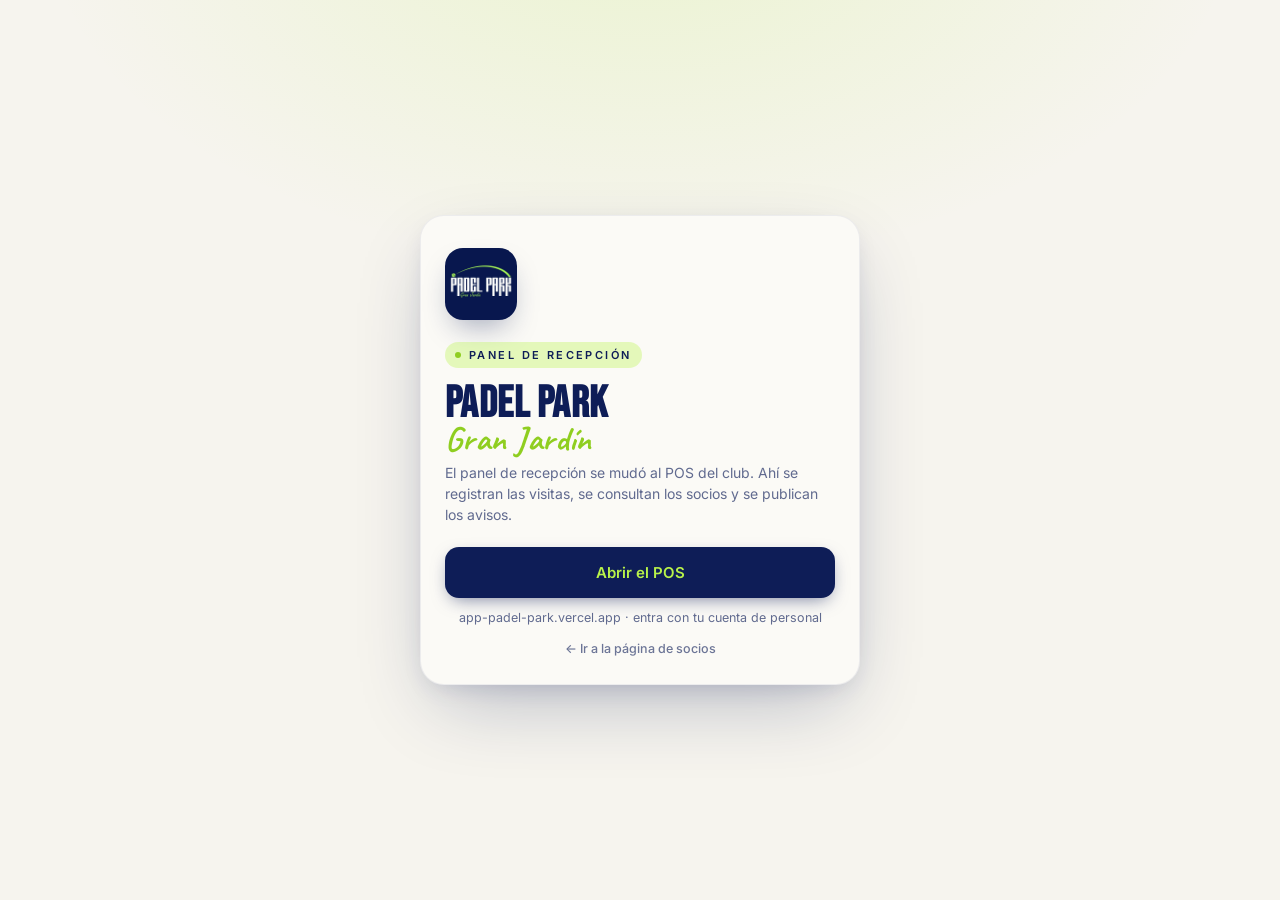
<file: Admin.html>
<!DOCTYPE html>
<html lang="es">
<head>
  <meta charset="UTF-8" />
  <meta name="viewport" content="width=device-width, initial-scale=1.0, viewport-fit=cover" />
  <title>Padel Park · Recepción</title>
  <meta name="theme-color" content="#0e1d57" />
  <link rel="icon" href="icons/icon-192.png" />
  <!-- El panel de recepción se apagó en la v3.7 (7 de octubre de 2026): todo lo que hacía lo hace
       el POS. Esta página no carga Supabase ni ningún archivo de script, y no pide sesión: solo dice a dónde
       se fue el panel. Los estilos son los de la app (styles.css) más los de la tarjeta de abajo. -->
  <link rel="stylesheet" href="styles.css" />
  <script>
    // v3.7.1: lo que el panel dejó guardado en este aparato se borra al abrir esta página. Su
    // sesión de personal (`pp-lealtad-recepcion-auth`, con las llaves auxiliares de supabase-js
    // que llevan ese prefijo) serviría para entrar como personal desde aquí; y la bandera del PIN
    // viejo. Por nombre, nunca todo: la sesión de la app de socios vive en el mismo almacén.
    (function () {
      var PREFIJO = 'pp-lealtad-recepcion-auth';
      var SUELTAS = ['pp_gj_admin_auth_v1'];
      [function () { return window.localStorage; }, function () { return window.sessionStorage; }].forEach(function (cual) {
        try {
          var s = cual(), quitar = [];
          for (var i = 0; i < s.length; i++) {
            var k = s.key(i);
            if (k === PREFIJO || k.indexOf(PREFIJO + '-') === 0 || SUELTAS.indexOf(k) >= 0) quitar.push(k);
          }
          quitar.forEach(function (k) { s.removeItem(k); });
        } catch (e) { /* sin almacenamiento, no hay nada que borrar */ }
      });
    })();
  </script>
  <style>
    body {
      background:
        radial-gradient(1000px 600px at 50% -10%, rgba(184, 242, 74, 0.18), transparent 60%),
        var(--cream);
    }
    .mudanza {
      min-height: 100vh;
      min-height: 100dvh;
      display: flex;
      padding: 16px;
    }
    .mudanza-card {
      background: var(--paper);
      border-radius: 24px;
      padding: 32px 24px 28px;
      max-width: 440px;
      width: 100%;
      margin: auto;
      box-shadow:
        0 30px 80px -20px rgba(14, 29, 87, 0.3),
        0 8px 24px -8px rgba(14, 29, 87, 0.15);
      border: 1px solid rgba(14, 29, 87, 0.06);
    }
    .mudanza-logo {
      width: 72px; height: 72px;
      border-radius: 18px;
      overflow: hidden;
      box-shadow: 0 14px 30px -10px rgba(14, 29, 87, 0.4);
      margin-bottom: 22px;
    }
    .mudanza-logo img { width: 100%; height: 100%; object-fit: cover; display: block; }
    .mudanza-eyebrow {
      display: inline-flex;
      align-items: center;
      gap: 8px;
      font-size: 11px;
      letter-spacing: 0.22em;
      text-transform: uppercase;
      color: var(--navy);
      background: rgba(184, 242, 74, 0.35);
      padding: 6px 10px;
      border-radius: 999px;
      font-weight: 600;
    }
    .mudanza-eyebrow .dot { width: 6px; height: 6px; border-radius: 50%; background: var(--lime-deep); }
    .mudanza-card h1 {
      font-family: 'Bebas Neue', sans-serif;
      font-size: 44px;
      color: var(--navy);
      margin: 14px 0 6px;
      letter-spacing: 0.01em;
      line-height: 1;
    }
    .mudanza-card h1 .script { color: var(--lime-deep); display: block; font-size: 34px; margin-top: -4px; }
    .mudanza-card .lead {
      font-size: 14px;
      color: rgba(14, 29, 87, 0.65);
      line-height: 1.5;
      margin: 6px 0 22px;
    }
    .mudanza-card .btn { width: 100%; text-decoration: none; }
    .mudanza-card .nota {
      font-size: 12.5px;
      color: rgba(14, 29, 87, 0.65);
      margin: 12px 0 0;
      text-align: center;
    }
    .back-link {
      display: block;
      text-align: center;
      margin-top: 16px;
      font-size: 12.5px;
      color: rgba(14, 29, 87, 0.6);
      text-decoration: none;
      font-weight: 500;
    }
    .back-link:hover { color: var(--navy); }
  </style>
</head>
<body>
  <main class="mudanza">
    <div class="mudanza-card">
      <div class="mudanza-logo"><img src="assets/logo-navy.jpg" alt="Padel Park" /></div>
      <div class="mudanza-eyebrow"><span class="dot"></span>Panel de Recepción</div>
      <h1>Padel Park <span class="script">Gran Jardín</span></h1>
      <p class="lead">El panel de recepción se mudó al POS del club. Ahí se registran las visitas, se consultan los socios y se publican los avisos.</p>
      <a class="btn btn-primary" href="https://app-padel-park.vercel.app">Abrir el POS</a>
      <p class="nota">app-padel-park.vercel.app · entra con tu cuenta de personal</p>
      <a href="Landing Page.html" class="back-link">← Ir a la página de socios</a>
    </div>
  </main>
</body>
</html>
</file>
<file: styles.css>
/* Padel Park Gran Jardín — Loyalty */

@import url('https://fonts.googleapis.com/css2?family=Bebas+Neue&family=Inter:wght@400;500;600;700;800&family=Caveat:wght@500;700&display=swap');

:root {
  --navy: #0e1d57;
  --navy-deep: #07123a;
  --navy-ink: #050a26;
  --lime: #b8f24a;
  --lime-soft: #d4f88a;
  --lime-deep: #8fce20;
  --cream: #f6f4ee;
  --paper: #fbfaf6;
  --line: rgba(14, 29, 87, 0.12);
}

* { box-sizing: border-box; }
html, body { margin: 0; padding: 0; }
body {
  font-family: 'Inter', system-ui, -apple-system, sans-serif;
  background: var(--cream);
  color: var(--navy-ink);
  -webkit-font-smoothing: antialiased;
  overflow-x: hidden;
}

button { font-family: inherit; cursor: pointer; border: none; background: none; color: inherit; }
input, textarea, select { font-family: inherit; }

.display { font-family: 'Bebas Neue', 'Inter', sans-serif; letter-spacing: 0.02em; }
.script { font-family: 'Caveat', cursive; font-weight: 700; }

/* App shell — mobile-first, framed on desktop */
.app-shell {
  min-height: 100vh;
  display: flex;
  align-items: center;
  justify-content: center;
  padding: 0;
  background:
    radial-gradient(1200px 600px at 80% -10%, rgba(184, 242, 74, 0.18), transparent 60%),
    radial-gradient(900px 500px at -10% 110%, rgba(14, 29, 87, 0.08), transparent 60%),
    var(--cream);
}
@media (min-width: 720px) {
  .app-shell { padding: 32px; }
}

.phone {
  width: 100%;
  max-width: 440px;
  background: var(--paper);
  height: 100vh;
  height: 100dvh;
  position: relative;
  overflow: hidden;
  display: flex;
  flex-direction: column;
  padding-top: env(safe-area-inset-top);
}
@media (min-width: 720px) {
  .phone {
    min-height: auto;
    height: min(880px, calc(100vh - 64px));
    border-radius: 36px;
    box-shadow:
      0 1px 0 rgba(255,255,255,0.6) inset,
      0 30px 80px -20px rgba(14, 29, 87, 0.35),
      0 8px 24px -8px rgba(14, 29, 87, 0.2);
    border: 1px solid rgba(14, 29, 87, 0.08);
  }
}

.scroll {
  flex: 1;
  overflow-y: auto;
  -webkit-overflow-scrolling: touch;
}
.scroll::-webkit-scrollbar { width: 0; }

/* Top bar */
.topbar {
  display: flex;
  align-items: center;
  justify-content: space-between;
  padding: max(18px, calc(env(safe-area-inset-top) + 10px)) 22px 6px;
}
.topbar .brand {
  display: flex;
  align-items: center;
  gap: 10px;
}
.topbar .brand .logo-pill {
  height: 46px;
  width: 46px;
  border-radius: 11px;
  overflow: hidden;
  display: block;
  box-shadow: 0 4px 14px -6px rgba(14, 29, 87, 0.4);
  border: 1px solid rgba(14, 29, 87, 0.08);
  background: var(--navy);
  flex-shrink: 0;
}
.topbar .brand .logo-pill img {
  width: 100%;
  height: 100%;
  object-fit: cover;
  display: block;
}
.topbar .right {
  font-size: 11px;
  color: rgba(14, 29, 87, 0.5);
  letter-spacing: 0.18em;
  text-transform: uppercase;
}

/* Hero (welcome) */
.hero {
  padding: 8px 22px 24px;
}
.hero .eyebrow {
  display: inline-flex;
  align-items: center;
  gap: 8px;
  font-size: 11px;
  letter-spacing: 0.22em;
  text-transform: uppercase;
  color: var(--navy);
  background: rgba(184, 242, 74, 0.35);
  padding: 6px 10px;
  border-radius: 999px;
  font-weight: 600;
}
.hero .eyebrow .dot {
  width: 6px; height: 6px; border-radius: 50%;
  background: var(--lime-deep);
}
.hero h1 {
  font-family: 'Bebas Neue', sans-serif;
  font-size: 56px;
  line-height: 0.92;
  letter-spacing: 0.005em;
  color: var(--navy);
  margin: 18px 0 8px;
}
.hero h1 .accent {
  color: var(--lime-deep);
  font-family: 'Caveat', cursive;
  font-size: 48px;
  letter-spacing: 0;
  display: inline-block;
  transform: translateY(-4px) rotate(-3deg);
  margin-right: 4px;
}
.hero p.lead {
  font-size: 15px;
  line-height: 1.5;
  color: rgba(14, 29, 87, 0.7);
  margin: 0 0 22px;
  max-width: 36ch;
}

/* Photo card */
.photo-card {
  position: relative;
  border-radius: 22px;
  overflow: hidden;
  margin: 0 22px;
  aspect-ratio: 1 / 1;
  background: #0e1d57;
}
.photo-card img {
  width: 100%; height: 100%;
  object-fit: cover;
  display: block;
}

/* Winners carousel */
.winners-carousel {
  position: absolute;
  inset: 0;
  background: var(--navy);
}
.winners-carousel .wc-img {
  position: absolute;
  inset: 0;
  width: 100%;
  height: 100%;
  object-fit: cover;
  opacity: 0;
  transform: scale(1.05);
  transition: opacity 1.1s ease, transform 6s ease;
}
.winners-carousel .wc-img.is-active {
  opacity: 1;
  transform: scale(1);
}
.winners-carousel .wc-dots {
  position: absolute;
  bottom: 64px;
  left: 0; right: 0;
  display: flex;
  justify-content: center;
  gap: 6px;
  z-index: 3;
}
.winners-carousel .wc-dot {
  width: 6px; height: 6px;
  border-radius: 999px;
  background: rgba(255, 255, 255, 0.45);
  transition: width 0.3s ease, background 0.3s ease;
  padding: 0;
  cursor: pointer;
}
.winners-carousel .wc-dot.is-active {
  width: 22px;
  background: var(--lime);
}
.photo-card .badge {
  position: absolute;
  top: 14px; left: 14px;
  background: var(--lime);
  color: var(--navy);
  font-family: 'Bebas Neue', sans-serif;
  font-size: 13px;
  letter-spacing: 0.16em;
  padding: 8px 12px;
  border-radius: 999px;
}
.photo-card .ribbon {
  position: absolute;
  bottom: 14px; left: 14px; right: 14px;
  background: rgba(14, 29, 87, 0.78);
  backdrop-filter: blur(8px);
  color: white;
  padding: 12px 14px;
  border-radius: 14px;
  display: flex;
  justify-content: space-between;
  align-items: center;
  font-size: 12.5px;
}
.photo-card .ribbon strong {
  font-family: 'Bebas Neue', sans-serif;
  font-size: 15px;
  letter-spacing: 0.1em;
  color: var(--lime);
}

/* Perks list */
.perks {
  margin: 22px 22px 0;
  display: grid;
  grid-template-columns: 1fr 1fr;
  gap: 10px;
}
.perk {
  border: 1px solid var(--line);
  background: white;
  border-radius: 14px;
  padding: 12px 12px 14px;
  display: flex;
  flex-direction: column;
  gap: 6px;
}
.perk .icon {
  width: 28px; height: 28px;
  border-radius: 8px;
  background: var(--navy);
  color: var(--lime);
  display: grid; place-items: center;
}
.perk .icon svg { width: 16px; height: 16px; }
.perk .label {
  font-size: 12.5px;
  font-weight: 600;
  color: var(--navy);
  line-height: 1.25;
}
.perk .sub {
  font-size: 11px;
  color: rgba(14, 29, 87, 0.55);
  line-height: 1.3;
}

/* CTA */
.cta-row {
  padding: 22px;
  display: flex;
  flex-direction: column;
  gap: 10px;
}

/* Card actions row (download / view qr) */
.card-actions {
  display: grid;
  grid-template-columns: 1fr 1fr;
  gap: 10px;
  margin-top: 18px;
}
.card-actions .btn {
  font-size: 13.5px;
  padding: 13px 12px;
}
.card-actions .btn-ghost {
  background: white;
}

/* Privacy/download notice */
.notice-box {
  display: flex;
  align-items: flex-start;
  gap: 10px;
  margin-top: 14px;
  padding: 13px 14px;
  background: rgba(14, 29, 87, 0.06);
  border: 1px solid rgba(14, 29, 87, 0.14);
  border-radius: 12px;
  font-size: 12.5px;
  color: var(--navy);
  line-height: 1.45;
}
.notice-box svg { color: var(--navy); margin-top: 1px; }
.notice-box strong { display: block; margin-bottom: 2px; font-weight: 700; }

/* Hint note below card actions */
.hint-note {
  display: flex;
  align-items: center;
  gap: 8px;
  margin-top: 12px;
  padding: 10px 12px;
  background: rgba(184, 242, 74, 0.18);
  border-radius: 10px;
  font-size: 12px;
  color: var(--navy);
  line-height: 1.4;
}

/* Wallet export stage — kept off-screen, captured at high resolution */
.wallet-export-stage {
  position: fixed;
  left: -10000px;
  top: 0;
  pointer-events: none;
  opacity: 1;
  z-index: -1;
}

/* WalletCard — Apple-Wallet-style portrait card */
.wallet-card {
  width: 720px;
  border-radius: 36px;
  overflow: hidden;
  background: linear-gradient(180deg, #0e1d57 0%, #07123a 60%, #050a26 100%);
  color: white;
  position: relative;
  font-family: 'Inter', sans-serif;
  box-shadow: 0 40px 80px -20px rgba(0,0,0,0.4);
}
.wallet-card::before {
  content: '';
  position: absolute;
  top: -120px; right: -120px;
  width: 360px; height: 360px;
  border-radius: 50%;
  background: radial-gradient(circle, rgba(184, 242, 74, 0.25), transparent 70%);
  pointer-events: none;
}
.wallet-card::after {
  content: '';
  position: absolute;
  inset: 0;
  background-image: repeating-linear-gradient(0deg, rgba(255,255,255,0.02) 0px, rgba(255,255,255,0.02) 1px, transparent 1px, transparent 3px);
  pointer-events: none;
}
.wallet-card .wc-band {
  display: flex;
  align-items: center;
  gap: 18px;
  padding: 36px 44px 22px;
  position: relative;
  z-index: 1;
}
.wallet-card .wc-logo {
  width: 80px; height: 80px;
  border-radius: 20px;
  overflow: hidden;
  flex-shrink: 0;
  background: rgba(0,0,0,0.4);
  border: 1px solid rgba(255,255,255,0.08);
}
.wallet-card .wc-logo img {
  width: 100%; height: 100%; object-fit: cover; display: block;
}
.wallet-card .wc-band-text { flex: 1; line-height: 1; }
.wallet-card .wc-brand {
  font-family: 'Bebas Neue', sans-serif;
  font-size: 32px;
  letter-spacing: 0.14em;
}
.wallet-card .wc-script {
  font-family: 'Caveat', cursive;
  font-size: 28px;
  color: var(--lime);
  margin-top: 4px;
}
.wallet-card .wc-tag {
  font-family: 'Bebas Neue', sans-serif;
  font-size: 13px;
  letter-spacing: 0.24em;
  background: var(--lime);
  color: var(--navy);
  padding: 6px 12px;
  border-radius: 999px;
  align-self: flex-start;
  margin-top: 4px;
}

.wallet-card .wc-name-row {
  padding: 6px 44px 0;
  position: relative;
  z-index: 1;
}
.wallet-card .wc-name-lbl {
  font-size: 11px;
  letter-spacing: 0.28em;
  text-transform: uppercase;
  color: rgba(255,255,255,0.45);
  font-weight: 600;
  margin-bottom: 6px;
}
.wallet-card .wc-name {
  font-family: 'Bebas Neue', sans-serif;
  font-size: 38px;
  letter-spacing: 0.04em;
  line-height: 1;
}

.wallet-card .wc-meta-row {
  display: grid;
  grid-template-columns: repeat(3, 1fr);
  gap: 16px;
  padding: 22px 44px 0;
  position: relative;
  z-index: 1;
}
.wallet-card .wc-meta-lbl {
  font-size: 10px;
  letter-spacing: 0.22em;
  text-transform: uppercase;
  color: rgba(255,255,255,0.45);
  font-weight: 600;
  margin-bottom: 5px;
}
.wallet-card .wc-meta-val {
  font-family: 'Bebas Neue', sans-serif;
  font-size: 18px;
  letter-spacing: 0.06em;
  color: white;
  line-height: 1;
}

.wallet-card .wc-qr-wrap {
  margin: 28px 44px 24px;
  background: white;
  border-radius: 28px;
  padding: 28px 28px 22px;
  display: flex;
  flex-direction: column;
  align-items: center;
  position: relative;
  z-index: 1;
}
.wallet-card .wc-qr {
  width: 360px;
  height: 360px;
}
.wallet-card .wc-qr svg { width: 100%; height: 100%; display: block; }
.wallet-card .wc-qr-hint {
  margin-top: 16px;
  font-size: 13px;
  letter-spacing: 0.04em;
  color: rgba(14, 29, 87, 0.6);
  font-weight: 500;
  text-align: center;
  line-height: 1.35;
}

.wallet-card .wc-foot {
  position: relative;
  padding: 18px 44px 32px;
  background: rgba(0,0,0,0.18);
  border-top: 1px solid rgba(255,255,255,0.06);
  z-index: 1;
}
.wallet-card .wc-foot-arc {
  position: absolute;
  top: -16px; left: 50%;
  width: 280px;
  height: 32px;
  margin-left: -140px;
  background: var(--lime);
  border-radius: 999px;
  opacity: 0.85;
  filter: blur(0);
  clip-path: polygon(0% 100%, 50% 0%, 100% 100%);
  display: none;
}
.wallet-card .wc-foot-text {
  display: flex;
  justify-content: space-between;
  align-items: center;
}
.wallet-card .wc-foot-text strong {
  font-family: 'Bebas Neue', sans-serif;
  font-size: 14px;
  letter-spacing: 0.18em;
  color: rgba(255,255,255,0.85);
  font-weight: 400;
}
.wallet-card .wc-foot-text span {
  font-family: 'Caveat', cursive;
  font-size: 18px;
  color: var(--lime);
}

/* Benefit cards (replaces reward-card) */
.benefit-card {
  display: flex;
  gap: 14px;
  background: white;
  border: 1px solid var(--line);
  border-radius: 16px;
  padding: 14px;
  margin-bottom: 10px;
  align-items: flex-start;
}
.benefit-card .bc-ic {
  width: 44px; height: 44px;
  background: var(--navy);
  color: var(--lime);
  border-radius: 12px;
  display: grid;
  place-items: center;
  flex-shrink: 0;
}
.benefit-card .bc-ttl {
  font-size: 14px;
  font-weight: 600;
  color: var(--navy);
  margin-bottom: 3px;
  display: flex;
  align-items: center;
  gap: 8px;
  flex-wrap: wrap;
}
.bc-tag {
  font-family: 'Bebas Neue', sans-serif;
  font-size: 10px;
  letter-spacing: 0.14em;
  background: var(--navy);
  color: var(--lime);
  padding: 2px 7px;
  border-radius: 999px;
}
.benefit-card .bc-sub {
  font-size: 12.5px;
  color: rgba(14, 29, 87, 0.6);
  line-height: 1.4;
}

/* Benefits preview on card screen */
.benefits-preview {
  margin-top: 16px;
  background: var(--navy);
  color: white;
  border-radius: 14px;
  padding: 14px 16px;
}
.benefits-preview .bp-row {
  display: flex;
  align-items: center;
  gap: 10px;
  font-size: 12.5px;
  color: rgba(255,255,255,0.85);
  line-height: 1.4;
}
.benefits-preview .bp-row svg {
  color: var(--lime);
  flex-shrink: 0;
}

/* QR modal hint row */
.qr-hint-row {
  display: inline-flex;
  align-items: center;
  gap: 8px;
  margin-top: 18px;
  font-size: 12px;
  color: rgba(255,255,255,0.7);
  background: rgba(255,255,255,0.06);
  padding: 6px 12px;
  border-radius: 999px;
  border: 1px solid rgba(255,255,255,0.1);
  letter-spacing: 0.04em;
}
.qr-hint-row .qr-hint-dot {
  width: 8px; height: 8px;
  border-radius: 50%;
  background: var(--lime);
  box-shadow: 0 0 0 0 rgba(184, 242, 74, 0.6);
  animation: pulseHint 1.8s ease-out infinite;
}
@keyframes pulseHint {
  0% { box-shadow: 0 0 0 0 rgba(184, 242, 74, 0.7); }
  70% { box-shadow: 0 0 0 8px rgba(184, 242, 74, 0); }
  100% { box-shadow: 0 0 0 0 rgba(184, 242, 74, 0); }
}
.btn {
  display: inline-flex;
  align-items: center;
  justify-content: center;
  gap: 8px;
  padding: 16px 18px;
  border-radius: 14px;
  font-weight: 600;
  font-size: 15px;
  transition: transform 0.12s ease, box-shadow 0.2s ease, background 0.2s ease;
}
.btn:active { transform: translateY(1px); }
.btn-primary {
  background: var(--navy);
  color: var(--lime);
  box-shadow: 0 6px 18px -6px rgba(14, 29, 87, 0.6);
}
.btn-primary:hover { background: var(--navy-deep); }
.btn-primary .arrow {
  display: inline-block;
  transition: transform 0.2s ease;
}
.btn-primary:hover .arrow { transform: translateX(4px); }
.btn-ghost {
  background: transparent;
  color: var(--navy);
  border: 1px solid var(--line);
}
.btn-ghost:hover { background: rgba(14, 29, 87, 0.03); }
.btn-lime {
  background: var(--lime);
  color: var(--navy);
  font-family: 'Bebas Neue', sans-serif;
  letter-spacing: 0.12em;
  font-size: 16px;
}
.btn-lime:hover { background: var(--lime-soft); }
.btn[disabled] { opacity: 0.5; cursor: not-allowed; }

/* Form */
.form-wrap {
  padding: 8px 22px 22px;
}
.form-wrap h2 {
  font-family: 'Bebas Neue', sans-serif;
  font-size: 38px;
  line-height: 1;
  color: var(--navy);
  margin: 18px 0 6px;
  letter-spacing: 0.01em;
}
.form-wrap .step {
  font-size: 11px;
  letter-spacing: 0.22em;
  text-transform: uppercase;
  color: var(--lime-deep);
  font-weight: 700;
}
.form-wrap .sub {
  font-size: 14px;
  color: rgba(14, 29, 87, 0.6);
  margin: 0 0 22px;
  line-height: 1.5;
}
.field {
  display: flex;
  flex-direction: column;
  gap: 6px;
  margin-bottom: 14px;
}
.field label {
  font-size: 11px;
  font-weight: 600;
  letter-spacing: 0.16em;
  text-transform: uppercase;
  color: rgba(14, 29, 87, 0.6);
}
.field input, .field select {
  padding: 14px 14px;
  border-radius: 12px;
  border: 1px solid var(--line);
  background: white;
  font-size: 15px;
  color: var(--navy-ink);
  outline: none;
  transition: border 0.15s ease, box-shadow 0.15s ease;
}
.field input:focus, .field select:focus {
  border-color: var(--navy);
  box-shadow: 0 0 0 3px rgba(14, 29, 87, 0.08);
}
.field-row { display: grid; grid-template-columns: 1fr 1fr; gap: 10px; }

.level-row {
  display: grid;
  grid-template-columns: repeat(3, 1fr);
  gap: 8px;
}
.level-pill {
  padding: 12px 8px;
  border-radius: 12px;
  border: 1px solid var(--line);
  background: white;
  font-size: 13px;
  font-weight: 600;
  color: var(--navy);
  text-align: center;
  transition: all 0.15s ease;
}
.level-pill.active {
  background: var(--navy);
  color: var(--lime);
  border-color: var(--navy);
}

.terms {
  display: flex; gap: 10px; align-items: flex-start;
  font-size: 12px; color: rgba(14, 29, 87, 0.7);
  margin: 6px 0 18px;
  line-height: 1.4;
}
.terms input { margin-top: 2px; }
.terms a { color: var(--navy); font-weight: 600; }

/* Generating screen */
.generating {
  flex: 1;
  display: flex; flex-direction: column;
  align-items: center;
  justify-content: center;
  padding: 32px 22px;
  text-align: center;
  background:
    radial-gradient(600px 400px at 50% 30%, rgba(184, 242, 74, 0.2), transparent 60%),
    var(--paper);
}
.generating .preview-card {
  width: 290px; height: 180px;
  border-radius: 18px;
  background: linear-gradient(135deg, var(--navy) 0%, var(--navy-deep) 100%);
  position: relative;
  overflow: hidden;
  box-shadow: 0 30px 60px -15px rgba(14, 29, 87, 0.5);
  animation: float 3s ease-in-out infinite;
}
.generating .preview-card::before {
  content: '';
  position: absolute;
  inset: -2px;
  background: linear-gradient(135deg, transparent 30%, rgba(184, 242, 74, 0.6) 50%, transparent 70%);
  animation: shimmer 2s ease-in-out infinite;
}
@keyframes shimmer {
  0%, 100% { transform: translateX(-100%); }
  50% { transform: translateX(100%); }
}
@keyframes float {
  0%, 100% { transform: translateY(0) rotate(-2deg); }
  50% { transform: translateY(-8px) rotate(2deg); }
}
.generating h3 {
  font-family: 'Bebas Neue', sans-serif;
  font-size: 32px;
  color: var(--navy);
  margin: 28px 0 6px;
}
.generating .gen-sub { font-size: 14px; color: rgba(14, 29, 87, 0.6); margin: 0 0 24px; }
.gen-steps {
  display: flex; flex-direction: column;
  gap: 10px; width: 100%; max-width: 320px;
}
.gen-step {
  display: flex; align-items: center; gap: 10px;
  font-size: 13px;
  color: rgba(14, 29, 87, 0.5);
  transition: color 0.3s ease;
}
.gen-step.done { color: var(--navy); }
.gen-step.active { color: var(--navy); font-weight: 600; }
.gen-step .tick {
  width: 22px; height: 22px;
  border-radius: 50%;
  border: 1.5px solid rgba(14, 29, 87, 0.2);
  display: grid; place-items: center;
  font-size: 12px;
  flex-shrink: 0;
}
.gen-step.done .tick {
  background: var(--lime);
  border-color: var(--lime);
  color: var(--navy);
}
.gen-step.active .tick {
  border-color: var(--navy);
  border-top-color: transparent;
  animation: spin 0.8s linear infinite;
}
@keyframes spin { to { transform: rotate(360deg); } }

/* Card screen */
.card-screen {
  padding: 8px 22px 90px;
}
.welcome-line {
  font-size: 13px;
  color: rgba(14, 29, 87, 0.55);
  margin: 8px 0 2px;
}
.welcome-line .hi { color: var(--lime-deep); font-family: 'Caveat', cursive; font-size: 18px; }
.member-name {
  font-family: 'Bebas Neue', sans-serif;
  font-size: 28px;
  color: var(--navy);
  letter-spacing: 0.02em;
  margin: 0 0 18px;
  line-height: 1;
}

/* The Loyalty Card */
.loyalty-card {
  position: relative;
  aspect-ratio: 1.586 / 1;
  border-radius: 20px;
  overflow: hidden;
  color: white;
  box-shadow:
    0 30px 60px -20px rgba(14, 29, 87, 0.45),
    0 6px 18px -6px rgba(14, 29, 87, 0.25),
    0 0 0 1px rgba(255,255,255,0.06) inset;
  transition: transform 0.4s cubic-bezier(0.2, 0.8, 0.2, 1);
  cursor: pointer;
}
.loyalty-card:hover { transform: translateY(-2px) rotate(-0.5deg); }

.loyalty-card .lc-bg {
  position: absolute; inset: 0;
  background: linear-gradient(135deg, var(--navy) 0%, var(--navy-deep) 60%, var(--navy-ink) 100%);
}
.loyalty-card .lc-pattern {
  position: absolute; inset: 0;
  opacity: 0.5;
  mix-blend-mode: screen;
}
.loyalty-card .lc-grain {
  position: absolute; inset: 0;
  background-image:
    repeating-linear-gradient(0deg, rgba(255,255,255,0.02) 0px, rgba(255,255,255,0.02) 1px, transparent 1px, transparent 3px);
  pointer-events: none;
}
.loyalty-card .lc-content {
  position: relative;
  z-index: 2;
  padding: 18px 20px;
  height: 100%;
  display: flex;
  flex-direction: column;
  justify-content: space-between;
}
.loyalty-card .lc-top {
  display: flex; justify-content: space-between; align-items: flex-start;
}
.loyalty-card .lc-brand {
  font-family: 'Bebas Neue', sans-serif;
  font-size: 18px;
  letter-spacing: 0.14em;
  line-height: 1;
}
.loyalty-card .lc-brand .sub {
  display: block;
  font-family: 'Caveat', cursive;
  color: var(--lime);
  font-size: 16px;
  letter-spacing: 0;
  margin-top: 2px;
  line-height: 1;
}
.loyalty-card .lc-chip {
  width: 38px; height: 28px;
  border-radius: 6px;
  background: linear-gradient(135deg, #d4c074 0%, #f2dd95 50%, #c5a945 100%);
  position: relative;
}
.loyalty-card .lc-chip::before {
  content: '';
  position: absolute;
  inset: 3px;
  border: 1px solid rgba(0,0,0,0.2);
  border-radius: 3px;
  background:
    linear-gradient(90deg, transparent 32%, rgba(0,0,0,0.18) 32%, rgba(0,0,0,0.18) 34%, transparent 34%, transparent 66%, rgba(0,0,0,0.18) 66%, rgba(0,0,0,0.18) 68%, transparent 68%),
    linear-gradient(0deg, transparent 32%, rgba(0,0,0,0.18) 32%, rgba(0,0,0,0.18) 34%, transparent 34%, transparent 66%, rgba(0,0,0,0.18) 66%, rgba(0,0,0,0.18) 68%, transparent 68%);
}
.loyalty-card .lc-mid {
  font-family: 'Bebas Neue', sans-serif;
  font-size: 22px;
  letter-spacing: 0.12em;
  margin-top: 8px;
}
.loyalty-card .lc-bottom {
  display: flex; justify-content: space-between; align-items: flex-end;
  gap: 12px;
}
.loyalty-card .lc-member {
  font-size: 11px;
  letter-spacing: 0.18em;
  text-transform: uppercase;
  color: rgba(255,255,255,0.5);
}
.loyalty-card .lc-name {
  font-family: 'Bebas Neue', sans-serif;
  font-size: 17px;
  letter-spacing: 0.1em;
  margin-top: 2px;
  line-height: 1;
}
.loyalty-card .lc-tier {
  text-align: right;
}
.loyalty-card .lc-tier .lbl {
  font-size: 10px;
  letter-spacing: 0.2em;
  text-transform: uppercase;
  color: rgba(255,255,255,0.5);
}
.loyalty-card .lc-tier .val {
  font-family: 'Bebas Neue', sans-serif;
  color: var(--lime);
  font-size: 18px;
  letter-spacing: 0.1em;
  line-height: 1;
  margin-top: 2px;
}

/* tier variants */
.loyalty-card[data-tier="bronze"] .lc-tier .val { color: #e7b576; }
.loyalty-card[data-tier="silver"] .lc-tier .val { color: #d8dde7; }
.loyalty-card[data-tier="gold"] .lc-tier .val { color: #f3d56b; }
.loyalty-card[data-tier="legend"] .lc-tier .val { color: var(--lime); }

/* Card style variants */
.loyalty-card.style-classic .lc-bg {
  background: linear-gradient(135deg, var(--navy) 0%, var(--navy-deep) 60%, var(--navy-ink) 100%);
}
.loyalty-card.style-neon .lc-bg {
  background:
    radial-gradient(circle at 80% 20%, rgba(184, 242, 74, 0.35), transparent 50%),
    linear-gradient(135deg, #0a1340 0%, #03061f 100%);
}
.loyalty-card.style-court .lc-bg {
  background:
    linear-gradient(135deg, rgba(14, 29, 87, 0.85), rgba(7, 18, 58, 0.95)),
    linear-gradient(180deg, #2a7fc4 0%, #1c5a92 100%);
}
.loyalty-card.style-court .lc-pattern {
  background:
    repeating-linear-gradient(90deg, transparent 0, transparent 30px, rgba(255,255,255,0.06) 30px, rgba(255,255,255,0.06) 31px),
    repeating-linear-gradient(0deg, transparent 0, transparent 30px, rgba(255,255,255,0.06) 30px, rgba(255,255,255,0.06) 31px);
}
.loyalty-card.style-lime .lc-bg {
  background: linear-gradient(135deg, #cdf563 0%, #a5e228 60%, #8fce20 100%);
}
.loyalty-card.style-lime { color: var(--navy); }
.loyalty-card.style-lime .lc-brand .sub { color: var(--navy); }
.loyalty-card.style-lime .lc-member,
.loyalty-card.style-lime .lc-tier .lbl { color: rgba(14, 29, 87, 0.55); }
.loyalty-card.style-lime .lc-tier .val { color: var(--navy); }

/* Stats row */
.stats-row {
  display: grid;
  grid-template-columns: repeat(3, 1fr);
  gap: 10px;
  margin-top: 18px;
}
.stat {
  background: white;
  border: 1px solid var(--line);
  border-radius: 14px;
  padding: 12px 12px 14px;
}
.stat .v {
  font-family: 'Bebas Neue', sans-serif;
  font-size: 28px;
  color: var(--navy);
  line-height: 1;
}
.stat .l {
  font-size: 10.5px;
  letter-spacing: 0.16em;
  text-transform: uppercase;
  color: rgba(14, 29, 87, 0.55);
  margin-top: 4px;
}

/* Progress to reward */
.reward {
  margin-top: 18px;
  background: var(--navy);
  border-radius: 18px;
  padding: 16px 16px 18px;
  color: white;
  position: relative;
  overflow: hidden;
}
.reward::before {
  content: '';
  position: absolute;
  right: -40px; top: -40px;
  width: 140px; height: 140px;
  border-radius: 50%;
  background: rgba(184, 242, 74, 0.15);
}
.reward .lbl {
  font-size: 11px;
  letter-spacing: 0.2em;
  text-transform: uppercase;
  color: var(--lime);
  font-weight: 700;
}
.reward .ttl {
  font-family: 'Bebas Neue', sans-serif;
  font-size: 22px;
  letter-spacing: 0.02em;
  margin: 4px 0 14px;
  line-height: 1.05;
}
.reward .ttl .count {
  color: var(--lime);
}
.reward .bar {
  background: rgba(255,255,255,0.1);
  height: 8px;
  border-radius: 99px;
  overflow: hidden;
  position: relative;
  z-index: 1;
}
.reward .bar > div {
  height: 100%;
  background: linear-gradient(90deg, var(--lime-deep), var(--lime));
  border-radius: 99px;
  transition: width 0.6s cubic-bezier(0.2, 0.8, 0.2, 1);
}
.reward .pips {
  display: flex;
  gap: 4px;
  margin-top: 12px;
  position: relative;
  z-index: 1;
}
.reward .pip {
  flex: 1;
  height: 6px;
  border-radius: 99px;
  background: rgba(255,255,255,0.15);
  transition: background 0.3s ease;
}
.reward .pip.filled {
  background: var(--lime);
}

/* QR display */
.qr-section {
  margin-top: 18px;
  background: white;
  border: 1px solid var(--line);
  border-radius: 18px;
  padding: 18px;
  display: flex;
  align-items: center;
  gap: 14px;
}
.qr-section .qr-thumb {
  width: 88px; height: 88px;
  border-radius: 12px;
  background: white;
  padding: 6px;
  border: 1px solid var(--line);
  display: grid; place-items: center;
  flex-shrink: 0;
}
.qr-section .qr-thumb canvas, .qr-section .qr-thumb svg {
  width: 100%; height: 100%; display: block;
}
.qr-section .qr-meta { flex: 1; min-width: 0; }
.qr-section .qr-meta .ttl {
  font-size: 13px; font-weight: 600; color: var(--navy);
  margin-bottom: 2px;
}
.qr-section .qr-meta .sub {
  font-size: 11.5px;
  color: rgba(14, 29, 87, 0.55);
  line-height: 1.4;
}
.qr-section button {
  font-size: 12px;
  font-weight: 600;
  color: var(--navy);
  background: rgba(184, 242, 74, 0.4);
  padding: 8px 12px;
  border-radius: 999px;
  flex-shrink: 0;
}
.qr-section button:hover { background: var(--lime); }

/* Bottom tab nav */
.tabbar {
  position: absolute;
  bottom: 0;
  left: 0;
  right: 0;
  z-index: 20;
  border-top: 1px solid var(--line);
  background: rgba(251, 250, 246, 0.95);
  backdrop-filter: blur(10px);
  padding: 8px 14px calc(14px + env(safe-area-inset-bottom));
  display: grid;
  grid-template-columns: repeat(4, 1fr);
  gap: 4px;
}
.tab {
  display: flex;
  flex-direction: column;
  align-items: center;
  gap: 3px;
  padding: 8px 6px;
  border-radius: 10px;
  color: rgba(14, 29, 87, 0.45);
  font-size: 10.5px;
  letter-spacing: 0.06em;
  font-weight: 600;
  transition: color 0.15s ease;
}
.tab svg { width: 20px; height: 20px; }
.tab.active { color: var(--navy); }
.tab.active .dot {
  width: 4px; height: 4px;
  background: var(--lime-deep);
  border-radius: 50%;
}

/* QR full-screen modal */
.qr-modal {
  position: absolute;
  inset: 0;
  z-index: 50;
  background: rgba(7, 18, 58, 0.92);
  backdrop-filter: blur(12px);
  display: flex;
  flex-direction: column;
  align-items: center;
  justify-content: center;
  padding: 32px 22px;
  animation: fadeIn 0.25s ease;
}
@keyframes fadeIn { from { opacity: 0; } to { opacity: 1; } }
.qr-modal .qr-box {
  background: white;
  padding: 22px;
  border-radius: 22px;
  box-shadow: 0 40px 80px -20px rgba(0,0,0,0.5);
  position: relative;
}
.qr-modal .qr-box canvas, .qr-modal .qr-box svg {
  width: 240px; height: 240px; display: block;
}
.qr-modal .close {
  position: absolute;
  top: 18px; right: 18px;
  width: 36px; height: 36px;
  border-radius: 50%;
  background: rgba(255,255,255,0.1);
  color: white;
  display: grid; place-items: center;
}
.qr-modal .close:hover { background: rgba(255,255,255,0.18); }
.qr-modal .mtitle {
  color: white;
  font-family: 'Bebas Neue', sans-serif;
  font-size: 24px;
  letter-spacing: 0.04em;
  margin-top: 22px;
}
.qr-modal .msub {
  color: rgba(255,255,255,0.6);
  font-size: 13px;
  margin-top: 4px;
  text-align: center;
  max-width: 26ch;
  line-height: 1.5;
}
.qr-modal .scan-btn {
  margin-top: 22px;
  background: var(--lime);
  color: var(--navy);
  font-family: 'Bebas Neue', sans-serif;
  letter-spacing: 0.12em;
  font-size: 15px;
  padding: 14px 22px;
  border-radius: 999px;
}

/* Toast */
.toast {
  position: absolute;
  bottom: 90px; left: 50%;
  transform: translateX(-50%);
  background: var(--navy);
  color: white;
  padding: 12px 18px;
  border-radius: 999px;
  display: flex; align-items: center; gap: 10px;
  font-size: 13px;
  font-weight: 600;
  z-index: 60;
  box-shadow: 0 14px 40px -10px rgba(14, 29, 87, 0.5);
  animation: pop 0.3s cubic-bezier(0.2, 0.8, 0.2, 1);
}
.toast .ic {
  width: 22px; height: 22px;
  background: var(--lime);
  color: var(--navy);
  border-radius: 50%;
  display: grid; place-items: center;
}
@keyframes pop {
  from { opacity: 0; transform: translateX(-50%) translateY(10px) scale(0.9); }
  to   { opacity: 1; transform: translateX(-50%) translateY(0) scale(1); }
}

/* Rewards screen */
.rewards-screen { padding: 8px 22px 90px; }
.rewards-screen h2 {
  font-family: 'Bebas Neue', sans-serif;
  font-size: 32px;
  color: var(--navy);
  margin: 14px 0 4px;
  letter-spacing: 0.01em;
}
.rewards-screen .sub {
  font-size: 13px;
  color: rgba(14, 29, 87, 0.6);
  margin-bottom: 16px;
}
.reward-card {
  background: white;
  border: 1px solid var(--line);
  border-radius: 16px;
  padding: 14px;
  display: flex;
  align-items: center;
  gap: 14px;
  margin-bottom: 10px;
  position: relative;
  overflow: hidden;
}
.reward-card.unlocked { background: rgba(184, 242, 74, 0.12); border-color: rgba(184, 242, 74, 0.5); }
.reward-card.unlocked::after {
  content: 'DISPONIBLE';
  position: absolute;
  top: 12px; right: 12px;
  font-family: 'Bebas Neue', sans-serif;
  font-size: 10px;
  letter-spacing: 0.18em;
  background: var(--navy);
  color: var(--lime);
  padding: 3px 8px;
  border-radius: 999px;
}
.reward-card .rc-vis {
  width: 48px; height: 48px;
  border-radius: 12px;
  background: var(--navy);
  color: var(--lime);
  display: grid; place-items: center;
  flex-shrink: 0;
  font-family: 'Bebas Neue', sans-serif;
  font-size: 20px;
  letter-spacing: 0.05em;
}
.reward-card.locked .rc-vis { background: rgba(14, 29, 87, 0.1); color: rgba(14, 29, 87, 0.4); }
.reward-card .rc-body { flex: 1; min-width: 0; }
.reward-card .rc-ttl { font-size: 14px; font-weight: 600; color: var(--navy); }
.reward-card .rc-sub { font-size: 12px; color: rgba(14, 29, 87, 0.6); line-height: 1.4; margin-top: 2px; }
.reward-card.locked .rc-ttl, .reward-card.locked .rc-sub { opacity: 0.5; }

/* Activity */
.activity { padding: 8px 22px 22px; }
.activity h2 {
  font-family: 'Bebas Neue', sans-serif;
  font-size: 32px;
  color: var(--navy);
  margin: 14px 0 16px;
  letter-spacing: 0.01em;
}
.activity .row {
  display: flex;
  align-items: center;
  gap: 12px;
  padding: 12px 0;
  border-bottom: 1px solid var(--line);
}
.activity .row:last-child { border-bottom: none; }
.activity .row .ic {
  width: 36px; height: 36px;
  border-radius: 10px;
  background: rgba(184, 242, 74, 0.3);
  color: var(--navy);
  display: grid; place-items: center;
  flex-shrink: 0;
}
.activity .row .ic.add { background: var(--lime); }
.activity .row .ic.reward { background: var(--navy); color: var(--lime); }
.activity .row .meta { flex: 1; min-width: 0; }
.activity .row .ttl { font-size: 13.5px; font-weight: 600; color: var(--navy); }
.activity .row .sub { font-size: 11.5px; color: rgba(14, 29, 87, 0.55); margin-top: 2px; }
.activity .row .amt {
  font-family: 'Bebas Neue', sans-serif;
  font-size: 16px;
  color: var(--lime-deep);
  letter-spacing: 0.05em;
}

/* Empty state */
.empty {
  text-align: center;
  padding: 32px 16px;
  color: rgba(14, 29, 87, 0.5);
  font-size: 13px;
}

/* Hero ball-arc deco */
.ball-arc {
  position: absolute;
  pointer-events: none;
}

/* Small helpers */
.spacer-8 { height: 8px; } .spacer-16 { height: 16px; } .spacer-24 { height: 24px; }

/* Landing footer */
.landing-footer {
  display: flex;
  flex-direction: column;
  align-items: center;
  gap: 8px;
  padding: 22px 22px 32px;
  border-top: 1px solid var(--line);
  margin-top: 8px;
}
.footer-ig {
  display: inline-flex;
  align-items: center;
  gap: 8px;
  color: var(--navy);
  font-size: 13px;
  font-weight: 600;
  text-decoration: none;
  padding: 9px 16px;
  border-radius: 999px;
  border: 1px solid var(--line);
  background: white;
  transition: background 0.15s ease, border-color 0.15s ease;
}
.footer-ig:hover {
  background: rgba(184, 242, 74, 0.2);
  border-color: var(--lime-deep);
}
.footer-wa {
  display: inline-flex;
  align-items: center;
  gap: 8px;
  color: #128c47;
  font-size: 13px;
  font-weight: 600;
  text-decoration: none;
  padding: 9px 16px;
  border-radius: 999px;
  border: 1px solid #d0eedd;
  background: #f0faf4;
  transition: background 0.15s ease, border-color 0.15s ease;
}
.footer-wa:hover {
  background: #d6f4e4;
  border-color: #128c47;
}
.footer-copy {
  font-size: 11px;
  color: rgba(14, 29, 87, 0.4);
  letter-spacing: 0.04em;
}

/* ── Visits block (CardScreen) ────────────────────────────── */
.visits-block {
  background: var(--navy);
  border-radius: 16px;
  padding: 18px;
  margin-top: 36px;
  display: flex;
  flex-direction: column;
  gap: 10px;
}
.vb-top {
  display: flex;
  align-items: center;
  justify-content: space-between;
  gap: 12px;
  padding-bottom: 4px;
}
.vb-count {
  display: flex;
  align-items: baseline;
  gap: 5px;
}
.vb-n {
  font-family: 'Bebas Neue', sans-serif;
  font-size: 40px;
  color: var(--lime);
  line-height: 1;
}
.vb-label {
  font-size: 12px;
  color: rgba(255,255,255,0.45);
  text-transform: uppercase;
  letter-spacing: .06em;
}
.vb-cycle {
  display: flex;
  gap: 6px;
  align-items: center;
}
.vdot {
  width: 18px;
  height: 18px;
  border-radius: 50%;
  background: rgba(255,255,255,0.1);
  border: 1.5px solid rgba(255,255,255,0.15);
  position: relative;
  flex-shrink: 0;
}
.vdot.filled { background: var(--lime); border-color: var(--lime); }
.vdot.mark-s::after { content:''; position:absolute; bottom:-6px; left:50%; transform:translateX(-50%); width:4px; height:4px; border-radius:50%; background: #7ac; }
.vdot.mark-f::after { content:''; position:absolute; bottom:-6px; left:50%; transform:translateX(-50%); width:4px; height:4px; border-radius:50%; background: var(--lime); }
.vb-promo {
  display: flex;
  align-items: center;
  gap: 8px;
  border-radius: 10px;
  padding: 10px 12px;
  font-size: 13px;
  font-weight: 500;
}
.promo-free    { background: rgba(184,242,74,0.12); color: var(--lime); border: 1px solid rgba(184,242,74,0.3); }
.promo-silver  { background: rgba(122,172,204,0.12); color: #8ecce6; border: 1px solid rgba(122,172,204,0.3); }
.promo-birthday{ background: rgba(255,180,100,0.12); color: #ffb464; border: 1px solid rgba(255,180,100,0.3); }
.vb-next {
  font-size: 11px;
  color: rgba(255,255,255,0.38);
  text-align: center;
  padding: 2px 0;
}

/* Auth error messages */
.field-error {
  color: #e05555;
  font-size: 13px;
  margin: -8px 0 8px;
}
.field-error-inline {
  display: block;
  color: #e05555;
  font-size: 12px;
  margin-top: 4px;
}

/* Animations */
.fade-in { animation: fadeUp 0.4s cubic-bezier(0.2, 0.8, 0.2, 1); }
@keyframes fadeUp { from { opacity: 0; transform: translateY(8px); } to { opacity: 1; transform: translateY(0); } }

/* PWA install prompt */
.install-prompt {
  position: fixed;
  bottom: calc(16px + env(safe-area-inset-bottom));
  left: 50%;
  transform: translateX(-50%);
  width: min(calc(100vw - 32px), 420px);
  background: var(--navy);
  border: 1px solid rgba(184, 242, 74, 0.25);
  border-radius: 16px;
  padding: 14px 14px 14px 14px;
  display: flex;
  align-items: center;
  gap: 12px;
  box-shadow: 0 8px 32px rgba(0,0,0,0.45);
  z-index: 9999;
  animation: slideUp 0.35s cubic-bezier(0.2, 0.8, 0.2, 1);
}
@keyframes slideUp {
  from { opacity: 0; transform: translateX(-50%) translateY(20px); }
  to   { opacity: 1; transform: translateX(-50%) translateY(0); }
}
.install-icon {
  width: 44px;
  height: 44px;
  border-radius: 10px;
  flex-shrink: 0;
}
.install-text {
  flex: 1;
  display: flex;
  flex-direction: column;
  gap: 2px;
}
.install-text strong {
  font-size: 13px;
  font-weight: 700;
  color: #fff;
}
.install-text span {
  font-size: 11px;
  color: rgba(255,255,255,0.55);
  line-height: 1.4;
}
.install-text em {
  font-style: normal;
  color: var(--lime);
}
.install-share-icon {
  display: inline-flex;
  align-items: center;
  justify-content: center;
  width: 16px;
  height: 16px;
  border: 1.5px solid currentColor;
  border-radius: 3px;
  font-size: 9px;
  line-height: 1;
  margin: 0 1px;
  color: var(--lime);
  vertical-align: middle;
}
.install-btn {
  background: var(--lime);
  color: var(--navy-ink);
  border: none;
  border-radius: 8px;
  font-size: 13px;
  font-weight: 700;
  padding: 8px 14px;
  cursor: pointer;
  flex-shrink: 0;
}
.install-close {
  background: none;
  border: none;
  color: rgba(255,255,255,0.35);
  font-size: 14px;
  cursor: pointer;
  padding: 4px;
  flex-shrink: 0;
  line-height: 1;
}
.install-close:hover { color: rgba(255,255,255,0.7); }

/* ── Announcement cards (member app) ─────────────────────── */
.ann-banner-stack {
  display: flex;
  flex-direction: column;
  gap: 12px;
  padding: 0 22px 18px;
}
/* When inside card-screen the outer div already provides horizontal padding */
.card-screen .ann-banner-stack {
  padding-left: 0;
  padding-right: 0;
  margin-top: 18px;
}
.ann-card {
  border-radius: 18px;
  overflow: hidden;
  border: 1px solid;
  animation: fadeUp 0.4s cubic-bezier(0.2,0.8,0.2,1);
  box-shadow: 0 8px 24px -8px rgba(14,29,87,0.35);
}
.ann-card-img {
  width: 100%;
  height: auto;
  display: block;
}
.ann-card-body {
  padding: 14px 14px 16px;
}
.ann-card-top {
  display: flex;
  align-items: center;
  justify-content: space-between;
  margin-bottom: 8px;
}
.ann-card-badge {
  font-size: 9.5px;
  font-weight: 800;
  letter-spacing: .14em;
  padding: 4px 10px;
  border-radius: 999px;
}
.ann-card-close {
  width: 24px; height: 24px;
  border-radius: 50%;
  background: rgba(255,255,255,0.12);
  color: rgba(255,255,255,0.7);
  display: grid; place-items: center;
  flex-shrink: 0;
}
.ann-card-title {
  font-size: 15px;
  font-weight: 700;
  color: white;
  line-height: 1.3;
}
.ann-card-text {
  font-size: 12.5px;
  color: rgba(255,255,255,0.65);
  margin-top: 4px;
  line-height: 1.45;
}
/* Countdown */
.ann-countdown {
  display: flex;
  gap: 8px;
  margin-top: 14px;
}
.ann-cd-unit {
  flex: 1;
  background: rgba(255,255,255,0.1);
  border-radius: 10px;
  padding: 8px 4px;
  text-align: center;
}
.ann-cd-unit span {
  display: block;
  font-family: 'Bebas Neue', sans-serif;
  font-size: 26px;
  color: white;
  line-height: 1;
  letter-spacing: .04em;
}
.ann-cd-unit em {
  display: block;
  font-style: normal;
  font-size: 9px;
  letter-spacing: .14em;
  text-transform: uppercase;
  color: rgba(255,255,255,0.45);
  margin-top: 2px;
}
/* Signup button */
.ann-signup-btn {
  display: block;
  width: 100%;
  margin-top: 12px;
  padding: 11px 16px;
  border-radius: 12px;
  background: var(--lime);
  color: var(--navy);
  font-size: 13px;
  font-weight: 700;
  letter-spacing: .04em;
  text-align: center;
  transition: opacity 0.15s;
}
.ann-signup-btn.signed {
  background: rgba(255,255,255,0.12);
  color: rgba(255,255,255,0.7);
  font-weight: 500;
}
.ann-signup-btn:disabled { opacity: .6; }

/* ── Easter Egg ─────────────────────────────────────── */
.ee-overlay {
  position: fixed;
  inset: 0;
  background: rgba(0,0,0,0.65);
  backdrop-filter: blur(6px);
  -webkit-backdrop-filter: blur(6px);
  display: flex;
  align-items: center;
  justify-content: center;
  z-index: 9999;
}
.ee-card {
  background: var(--navy);
  border: 1px solid rgba(255,255,255,0.12);
  border-radius: 24px;
  padding: 36px 32px 28px;
  width: min(320px, 88vw);
  text-align: center;
  box-shadow: 0 24px 60px rgba(0,0,0,0.5);
}
.ee-logo {
  width: 80px;
  height: 80px;
  border-radius: 20px;
  overflow: hidden;
  margin: 0 auto 16px;
  border: 2px solid rgba(255,255,255,0.15);
}
.ee-logo img {
  width: 100%;
  height: 100%;
  object-fit: cover;
}
.ee-name {
  font-size: 15px;
  font-weight: 700;
  color: #fff;
  letter-spacing: .02em;
}
.ee-version {
  font-size: 12px;
  color: var(--lime);
  font-weight: 600;
  margin-top: 4px;
  letter-spacing: .05em;
}
.ee-divider {
  height: 1px;
  background: rgba(255,255,255,0.12);
  margin: 20px 0;
}
.ee-made {
  font-size: 11px;
  color: rgba(255,255,255,0.45);
  text-transform: uppercase;
  letter-spacing: .08em;
}
.ee-creator {
  font-size: 22px;
  font-weight: 800;
  color: #fff;
  margin-top: 6px;
  letter-spacing: .01em;
}
.ee-sub {
  font-size: 12px;
  color: rgba(255,255,255,0.55);
  margin-top: 2px;
}
.ee-close {
  margin-top: 24px;
  padding: 10px 28px;
  border-radius: 12px;
  background: var(--lime);
  color: var(--navy);
  font-size: 13px;
  font-weight: 700;
  letter-spacing: .04em;
  border: none;
  cursor: pointer;
}

/* ── Visit milestone banners (CardScreen) ────────────────── */
@keyframes milestoneGlow {
  0%   { box-shadow: 0 0 0 0 rgba(184,242,74,0.6); transform: scale(1); }
  40%  { box-shadow: 0 0 20px 4px rgba(184,242,74,0.35); transform: scale(1.02); }
  100% { box-shadow: 0 0 0 0 rgba(184,242,74,0); transform: scale(1); }
}
.vb-milestone {
  margin-top: 10px;
  padding: 12px 14px;
  border-radius: 12px;
  font-size: 13px;
  line-height: 1.5;
  animation: milestoneGlow 1.8s ease-out;
}
.vb-milestone span {
  font-size: 11.5px;
  opacity: 0.8;
}
.milestone-free {
  background: rgba(184, 242, 74, 0.18);
  color: var(--lime-deep);
  border: 1px solid rgba(184, 242, 74, 0.4);
}
.milestone-silver {
  background: rgba(122, 220, 240, 0.12);
  color: #2aa3b8;
  border: 1px solid rgba(122, 220, 240, 0.3);
}

/* ── Rewards note (benefits screen) ─────────────────────── */
.rewards-note {
  margin-top: 18px;
  background: rgba(14, 29, 87, 0.04);
  border: 1px solid var(--line);
  border-radius: 14px;
  padding: 16px;
}
.rn-title {
  font-size: 12px;
  font-weight: 700;
  color: var(--navy);
  letter-spacing: .06em;
  text-transform: uppercase;
  margin-bottom: 8px;
}
.rewards-note p {
  font-size: 12.5px;
  color: rgba(14,29,87,0.65);
  line-height: 1.55;
  margin: 0 0 8px;
}
.rewards-note p:last-child { margin-bottom: 0; }

/* ── Profile visit history (ProfileScreen) ───────────────── */
.profile-history { margin-top: 18px; }
.ph-title {
  font-family: 'Bebas Neue', sans-serif;
  font-size: 18px;
  letter-spacing: 0.06em;
  color: var(--navy);
  margin-bottom: 10px;
}
.ph-empty {
  font-size: 13px;
  color: rgba(14,29,87,0.45);
  padding: 8px 0;
}
.ph-row {
  display: flex;
  align-items: center;
  gap: 10px;
  background: white;
  border: 1px solid var(--line);
  border-radius: 12px;
  padding: 10px 12px;
  margin-bottom: 6px;
}
.ph-num {
  width: 30px; height: 30px;
  border-radius: 8px;
  background: var(--navy);
  color: var(--lime);
  font-family: 'Bebas Neue', sans-serif;
  font-size: 14px;
  display: grid; place-items: center;
  flex-shrink: 0;
}
.ph-info { flex: 1; }
.ph-date { font-size: 12.5px; font-weight: 600; color: var(--navy); }
.ph-court { font-size: 11px; color: rgba(14,29,87,0.5); margin-top: 1px; }
.ph-tag {
  font-size: 10px;
  font-weight: 800;
  letter-spacing: .06em;
  padding: 3px 8px;
  border-radius: 999px;
  flex-shrink: 0;
}
.ph-tag.tag-free   { background: rgba(184,242,74,0.25); color: var(--lime-deep); }
.ph-tag.tag-silver { background: rgba(122,220,240,0.18); color: #2aa3b8; }

/* ── Partner picker modal (tournament signup) ────────────── */
.pp-modal-overlay {
  position: fixed;
  inset: 0;
  background: rgba(14,29,87,0.55);
  backdrop-filter: blur(4px);
  z-index: 300;
  display: flex;
  align-items: flex-end;
  justify-content: center;
}
.pp-modal {
  background: var(--paper);
  border-radius: 24px 24px 0 0;
  width: 100%;
  max-width: 440px;
  max-height: 80vh;
  overflow-y: auto;
  padding: 20px 20px calc(20px + env(safe-area-inset-bottom));
}
.pp-modal-header {
  display: flex;
  align-items: center;
  justify-content: space-between;
  margin-bottom: 14px;
}
.pp-modal-title {
  font-family: 'Bebas Neue', sans-serif;
  font-size: 20px;
  letter-spacing: .02em;
  color: var(--navy);
}
.pp-modal-close {
  width: 28px; height: 28px;
  border-radius: 50%;
  background: rgba(14,29,87,0.07);
  color: var(--navy);
  display: grid; place-items: center;
  flex-shrink: 0;
}
.pp-modal-tabs {
  display: flex;
  gap: 6px;
  margin-bottom: 12px;
}
.pp-tab-pill {
  font-size: 12px;
  font-weight: 600;
  padding: 7px 14px;
  border-radius: 999px;
  border: 1.5px solid var(--line);
  color: rgba(14,29,87,0.6);
  background: white;
  cursor: pointer;
}
.pp-tab-pill.active {
  background: var(--navy);
  color: var(--lime);
  border-color: var(--navy);
}
.pp-search-input {
  width: 100%;
  padding: 12px 14px;
  border-radius: 12px;
  border: 1.5px solid rgba(14,29,87,0.14);
  font-size: 14px;
  color: var(--navy-ink);
  outline: none;
  margin-bottom: 12px;
}
.pp-search-input:focus { border-color: var(--navy); }
.pp-member-list { display: flex; flex-direction: column; gap: 8px; }
.pp-member-row {
  display: flex;
  align-items: center;
  gap: 12px;
  background: white;
  border: 1px solid var(--line);
  border-radius: 14px;
  padding: 12px 14px;
  cursor: pointer;
}
.pp-member-row:hover { background: rgba(14,29,87,0.03); }
.pp-member-avatar {
  width: 38px; height: 38px;
  border-radius: 50%;
  background: var(--navy);
  color: var(--lime);
  font-family: 'Bebas Neue', sans-serif;
  font-size: 15px;
  display: grid; place-items: center;
  flex-shrink: 0;
}
.pp-member-info { flex: 1; min-width: 0; }
.pp-member-name { font-size: 13.5px; font-weight: 600; color: var(--navy); }
.pp-member-meta { font-size: 11px; color: rgba(14,29,87,0.5); margin-top: 1px; }

/* ── Tournament match/results block inside AnnCard ───────── */
.ann-match-block {
  margin-top: 12px;
  background: rgba(255,255,255,0.08);
  border-radius: 10px;
  padding: 10px 12px;
}
.amb-title {
  font-size: 11px;
  font-weight: 700;
  letter-spacing: .08em;
  text-transform: uppercase;
  color: var(--lime);
  margin-bottom: 4px;
}
.amb-row { font-size: 13px; color: rgba(255,255,255,0.85); }
.amb-vs  { font-size: 12.5px; color: rgba(255,255,255,0.65); margin-top: 2px; }
.amb-result-row { font-size: 12.5px; color: rgba(255,255,255,0.75); margin-top: 3px; }
.amb-won  { color: var(--lime); font-weight: 700; }
.amb-lost { color: #ff8a8a; font-weight: 700; }
.amb-champion { margin-top: 6px; font-size: 12.5px; color: var(--lime); font-weight: 600; }
</file>
